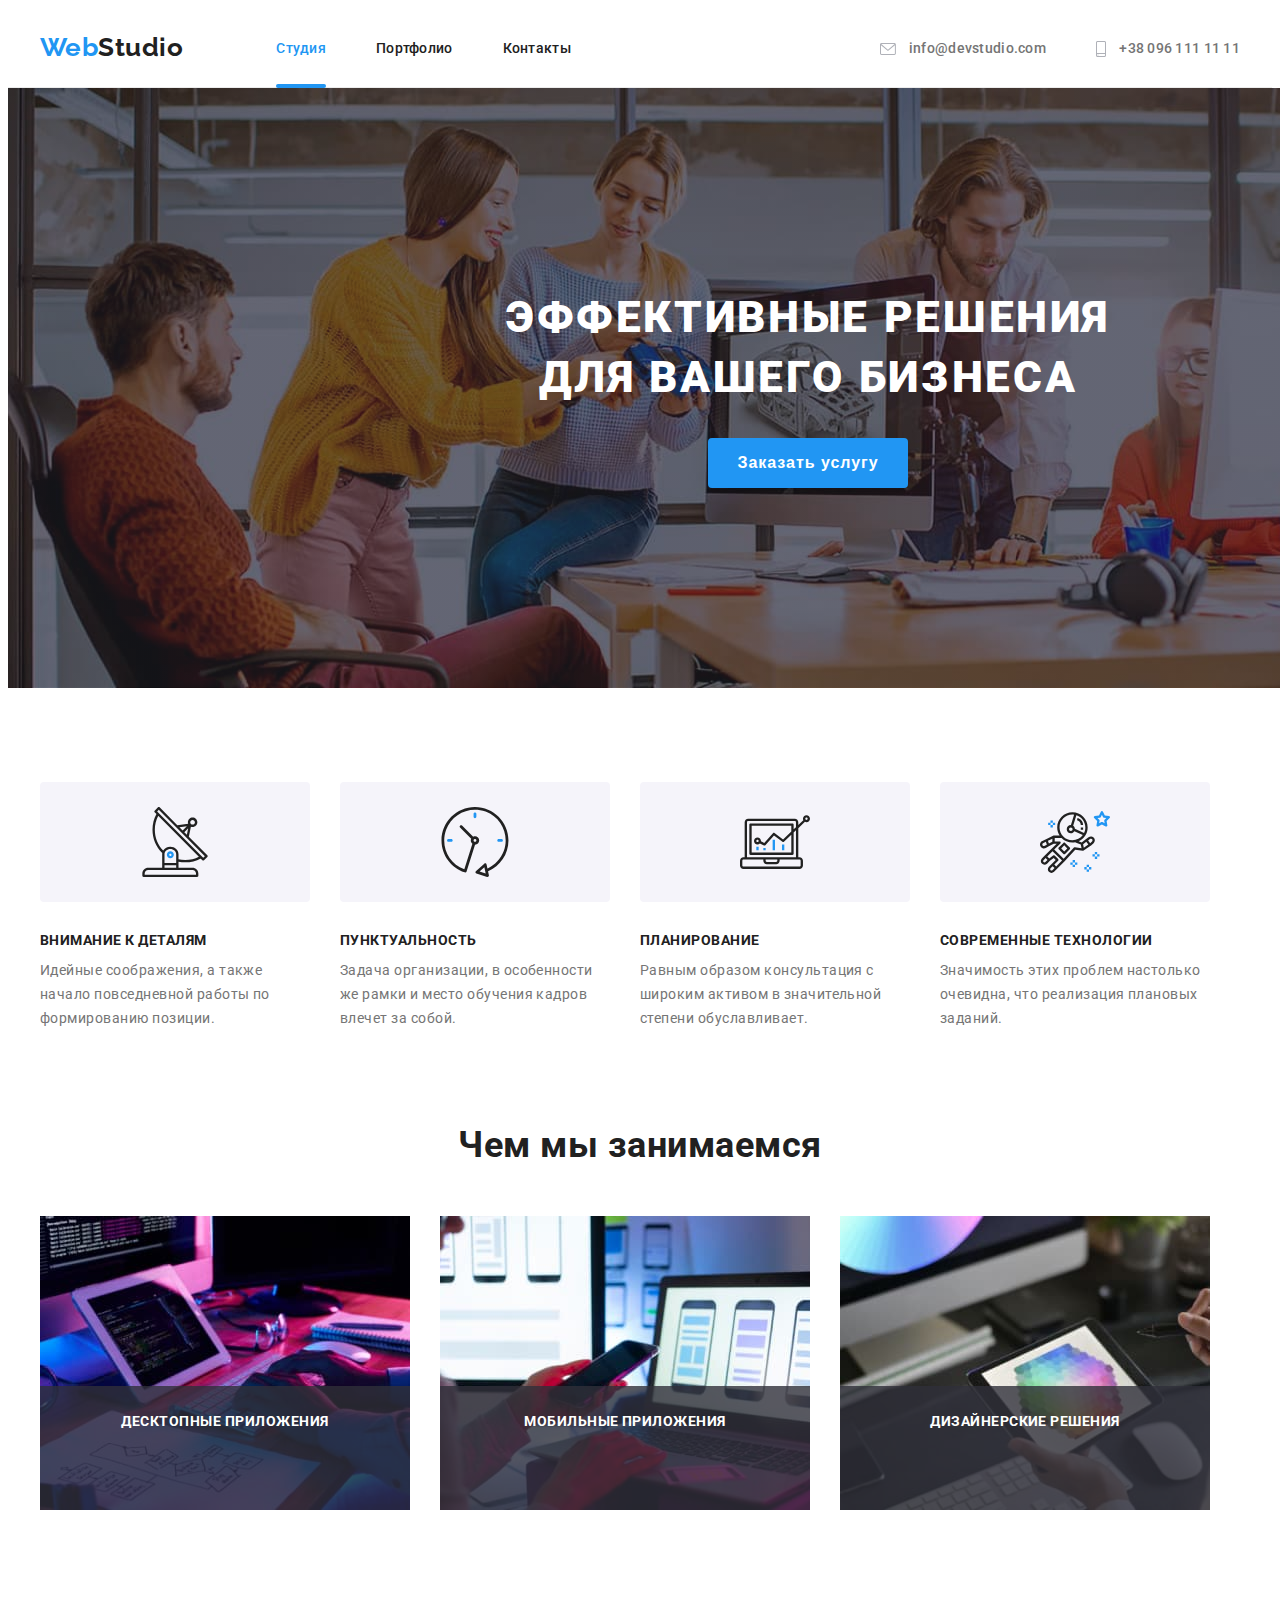
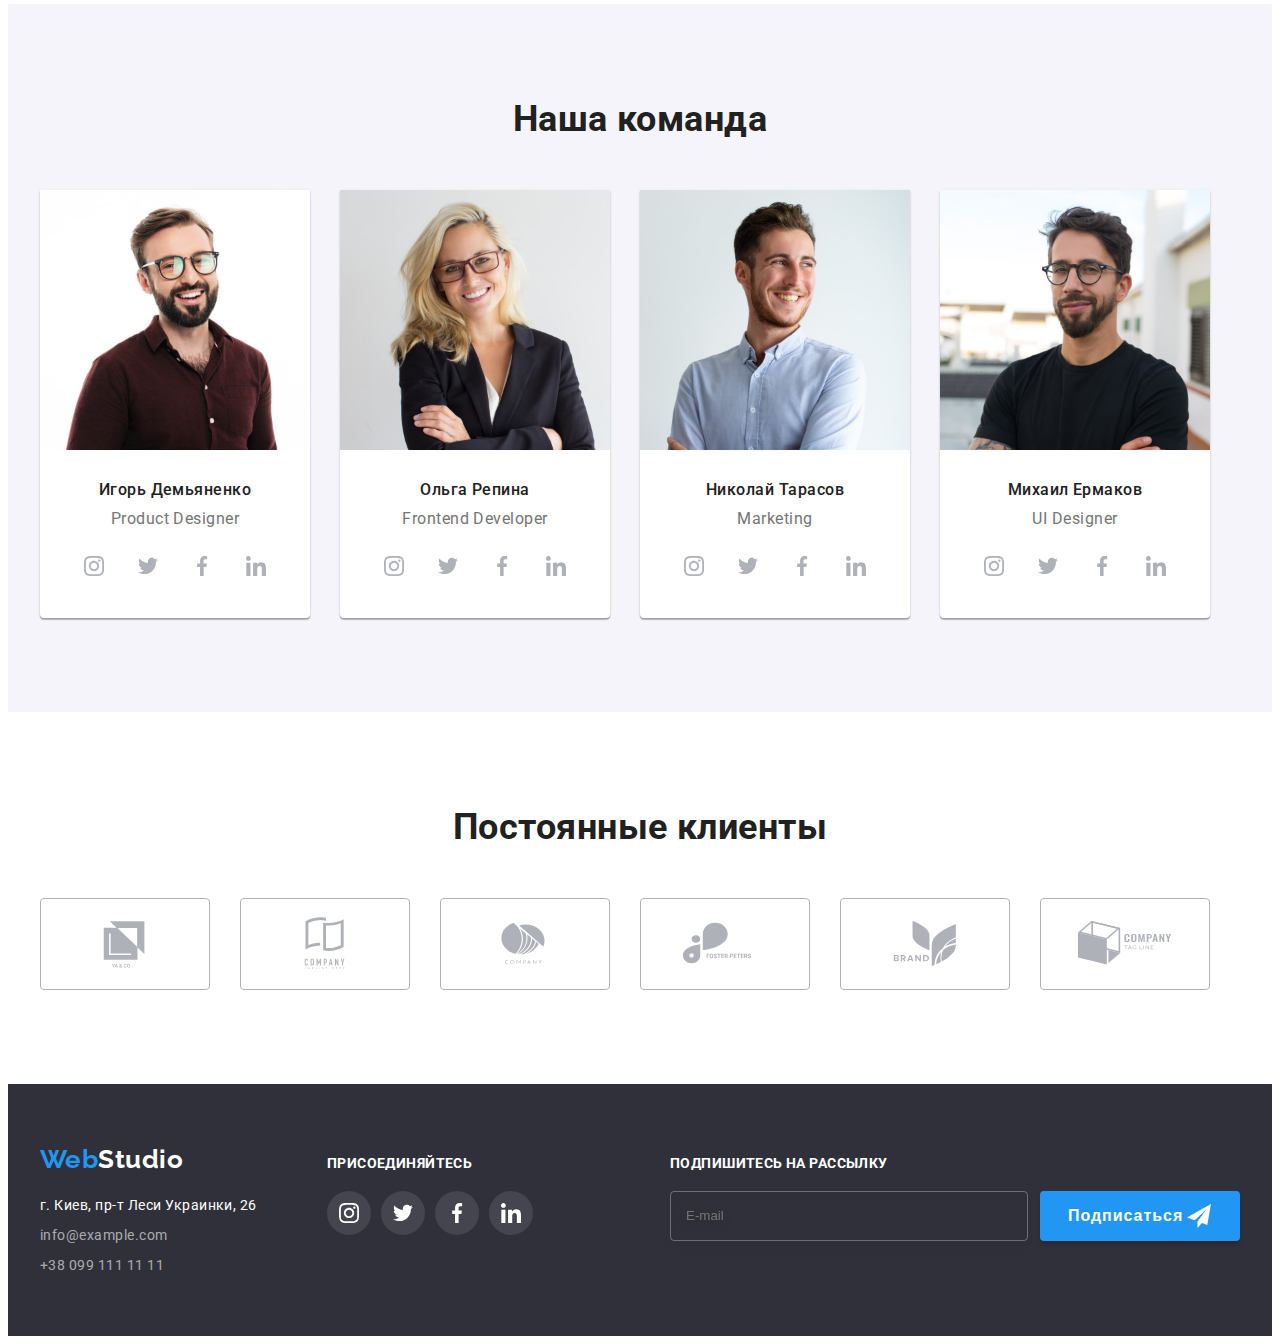
<file: index.html>
<!DOCTYPE html>
<html lang="ru">

<head>
    <meta charset="UTF-8" />
    <meta http-equiv="X-UA-Compatible" content="IE=edge" />
    <meta name="viewport" content="width=device-width, initial-scale=1.0" />
    <link rel="preconnect" href="https://fonts.googleapis.com" />
    <link rel="preconnect" href="https://fonts.gstatic.com" crossorigin />
    <link
        href="https://fonts.googleapis.com/css2?family=Raleway:wght@700&family=Roboto:wght@400;500;700;900&display=swap"
        rel="stylesheet" />
    <link rel="stylesheet" href="https://cdnjs.cloudflare.com/ajax/libs/modern-normalize/1.1.0/modern-normalize.min.css"
        integrity="sha512-wpPYUAdjBVSE4KJnH1VR1HeZfpl1ub8YT/NKx4PuQ5NmX2tKuGu6U/JRp5y+Y8XG2tV+wKQpNHVUX03MfMFn9Q=="
        crossorigin="anonymous" referrerpolicy="no-referrer" />
    <link rel="stylesheet" href="./css/style.css" />

    <title>Студия</title>


</head>

<body>

    <header class="header">
        <div class="container header-container">
            <nav class="header_navigation">
                <a href="#" lang="en" class="header_logo link">Web<span class="header_logo_word">Studio</span></a>
                <ul class="header_menu list">
                    <li class="header_item">
                        <a href="" class="header_link link current">Студия</a>
                    </li>
                    <li class="header_item">

                        <a href="./portfolio.html" class="header_link link">Портфолио</a>
                    </li>
                    <li class="header_item">

                        <a href="" class="header_link link">Контакты</a>
                    </li>
                </ul>
            </nav>
            <ul class="header_contacts_list list">
                <li class="header_contacts_item">
                    <a href="mailto:info@devstudio.com" class="header_contacts_link link">
                        <svg class="header_icon" width="16px" height="12px">
                            <use href="./images/icons.svg#icon-envelope-hover"></use>
                        </svg>
                        info@devstudio.com
                    </a>
                </li>
                <li class="header_contacts_item">
                    <a href="tel:+380961111111" class="header_contacts_link link">
                        <svg class="header_icon" width="10px" height="16px">
                            <use href="./images/icons.svg#icon-smartphone"></use>
                        </svg>
                        +38 096 111 11 11</a>
                </li>
            </ul>
        </div>
    </header>

    <main class="main">
        <section class="hero">
            <div class="hero-container container">
                <h1 class="hero_title">Эффективные решения для вашего бизнеса</h1>
                <button type="button" data-modal-open class="main_hero_btn">Заказать услугу</button>
            </div>
        </section>
        <section class="peculiarities section">
            <div class="peculiarities-container container">
                <h2 class="visually-hidden">Особенности</h2>
                <ul class="peculiarities_list list">
                    <li class="peculiarities_item">
                        <div class="peculiarities_item_icons">
                            <svg class="peculiarities_social_icon">
                                <use href="./images/icons.svg#icon-antenna-1-1"></use>
                            </svg>
                        </div>
                        <h3 class="peculiarities_titles">Внимание к деталям</h3>
                        <p class="peculiarities_text">
                            Идейные соображения, а также начало повседневной работы по
                            формированию позиции.
                        </p>
                    </li>
                    <li class="peculiarities_item">
                        <div class="peculiarities_item_icons">
                            <svg class="peculiarities_social_icon">
                                <use href="./images/icons.svg#icon-clock-1-1"></use>
                            </svg>
                        </div>
                        <h3 class="peculiarities_titles">Пунктуальность</h3>
                        <p class="peculiarities_text">
                            Задача организации, в особенности же рамки и место обучения кадров
                            влечет за собой.
                        </p>
                    </li>
                    <li class="peculiarities_item">
                        <div class="peculiarities_item_icons">
                            <svg class="peculiarities_social_icon">
                                <use href="./images/icons.svg#icon-diagram-1-1"></use>
                            </svg>
                        </div>
                        <h3 class="peculiarities_titles">Планирование</h3>
                        <p class="peculiarities_text">
                            Равным образом консультация с широким активом в значительной
                            степени обуславливает.
                        </p>
                    </li>
                    <li class="peculiarities_item">
                        <div class="peculiarities_item_icons">
                            <svg class="peculiarities_social_icon">
                                <use href="./images/icons.svg#icon-astronaut-1-1"></use>
                            </svg>
                        </div>
                        <h3 class="peculiarities_titles">Современные технологии</h3>
                        <p class="peculiarities_text">
                            Значимость этих проблем настолько очевидна, что реализация
                            плановых заданий.
                        </p>
                    </li>
                </ul>
            </div>
        </section>
        <section class="our_work">
            <div class="our_work-container container">
                <h2 class="our_work_title">Чем мы занимаемся</h2>
                <ul class="our_work_list list">
                    <li class="our_work_item">
                        <img src="./images/img-1.jpg" alt="Десктопные приложения" width="370" height="294" />
                        <p class="our-work-img-text">
                            Десктопные приложения
                        </p>
                    </li>
                    <li class="our_work_item">
                        <img src="./images/img-2.jpg" alt="Мобильные приложения" width="370" height="294" />
                        <p class="our-work-img-text">
                            Мобильные приложения
                        </p>
                    </li>
                    <li class="our_work_item">
                        <img src="./images/img-3.jpg" alt="Дизайнерские решения" width="370" height="294" />
                        <p class="our-work-img-text">
                            Дизайнерские решения
                        </p>
                    </li>
                </ul>
            </div>
        </section>
        <section class="our_team section">
            <div class="our_team-container container">
                <h2 class="our_team_title">Наша команда</h2>
                <ul class="our_team_list list">
                    <li class="our_team_item card_bg">
                        <img src="./images/img-4.jpg" alt="Игорь Демьяненко" width="270" height="260" />
                        <div class="our-team-card-text">
                            <h3 class="our_team_names">Игорь Демьяненко</h3>
                            <p lang="en" class="our_team_text">Product Designer</p>
                            <ul class="our_team_soc social_list list">
                                <li class="social_item">
                                    <a href="" class="social_link link">
                                        <svg class="social_icon">
                                            <use href="./images/icons.svg#icon-instagram-2"></use>
                                        </svg>
                                    </a>
                                </li>
                                <li class="social_item">
                                    <a href="" class="social_link link">
                                        <svg class="social_icon">
                                            <use href="./images/icons.svg#icon-twitter-1"></use>
                                        </svg>
                                    </a>
                                </li>
                                <li class="social_item">
                                    <a href="" class="social_link link">
                                        <svg class="social_icon">
                                            <use href="./images/icons.svg#icon-facebook-1"></use>
                                        </svg>
                                    </a>
                                </li>
                                <li class="social_item">
                                    <a href="" class="social_link link">
                                        <svg class="social_icon">
                                            <use href="./images/icons.svg#icon-linkedin-1"></use>
                                        </svg>
                                    </a>
                                </li>
                            </ul>
                        </div>
                    </li>
                    <li class="our_team_item card_bg">
                        <img src="./images/img-5.jpg" alt="Ольга Репина" width="270" height="260" />
                        <div class="our-team-card-text">
                            <h3 class="our_team_names">Ольга Репина</h3>
                            <p lang="en" class="our_team_text">Frontend Developer</p>
                            <ul class="our_team_soc social_list list">
                                <li class="social_item">
                                    <a href="" class="social_link link">
                                        <svg class="social_icon">
                                            <use href="./images/icons.svg#icon-instagram-2"></use>
                                        </svg>
                                    </a>
                                </li>
                                <li class="social_item">
                                    <a href="" class="social_link link">
                                        <svg class="social_icon">
                                            <use href="./images/icons.svg#icon-twitter-1"></use>
                                        </svg>
                                    </a>
                                </li>
                                <li class="social_item">
                                    <a href="" class="social_link link">
                                        <svg class="social_icon">
                                            <use href="./images/icons.svg#icon-facebook-1"></use>
                                        </svg>
                                    </a>
                                </li>
                                <li class="social_item">
                                    <a href="" class="social_link link">
                                        <svg class="social_icon">
                                            <use href="./images/icons.svg#icon-linkedin-1"></use>
                                        </svg>
                                    </a>
                                </li>
                            </ul>
                        </div>
                    </li>
                    <li class="our_team_item card_bg">
                        <img src="./images/img-6.jpg" alt="Николай Тарасов" width="270" height="260" />
                        <div class="our-team-card-text">
                            <h3 class="our_team_names">Николай Тарасов</h3>
                            <p lang="en" class="our_team_text">Marketing</p>
                            <ul class="our_team_soc social_list list">
                                <li class="social_item">
                                    <a href="" class="social_link link">
                                        <svg class="social_icon">
                                            <use href="./images/icons.svg#icon-instagram-2"></use>
                                        </svg>
                                    </a>
                                </li>
                                <li class="social_item">
                                    <a href="" class="social_link link">
                                        <svg class="social_icon">
                                            <use href="./images/icons.svg#icon-twitter-1"></use>
                                        </svg>
                                    </a>
                                </li>
                                <li class="social_item">
                                    <a href="" class="social_link link">
                                        <svg class="social_icon">
                                            <use href="./images/icons.svg#icon-facebook-1"></use>
                                        </svg>
                                    </a>
                                </li>
                                <li class="social_item">
                                    <a href="" class="social_link link">
                                        <svg class="social_icon">
                                            <use href="./images/icons.svg#icon-linkedin-1"></use>
                                        </svg>
                                    </a>
                                </li>
                            </ul>
                        </div>
                    </li>
                    <li class="our_team_item card_bg">
                        <img src="./images/img-7.jpg" alt="Михаил Ермаков" width="270" height="260" />
                        <div class="our-team-card-text">
                            <h3 class="our_team_names">Михаил Ермаков</h3>
                            <p lang="en" class="our_team_text">UI Designer</p>
                            <ul class="our_team_soc social_list list">
                                <li class="social_item">
                                    <a href="" class="social_link link">
                                        <svg class="social_icon">
                                            <use href="./images/icons.svg#icon-instagram-2"></use>
                                        </svg>
                                    </a>
                                </li>
                                <li class="social_item">
                                    <a href="" class="social_link link">
                                        <svg class="social_icon">
                                            <use href="./images/icons.svg#icon-twitter-1"></use>
                                        </svg>
                                    </a>
                                </li>
                                <li class="social_item">
                                    <a href="" class="social_link link">
                                        <svg class="social_icon">
                                            <use href="./images/icons.svg#icon-facebook-1"></use>
                                        </svg>
                                    </a>
                                </li>
                                <li class="social_item">
                                    <a href="" class="social_link link">
                                        <svg class="social_icon">
                                            <use href="./images/icons.svg#icon-linkedin-1"></use>
                                        </svg>
                                    </a>
                                </li>
                            </ul>
                        </div>
                    </li>
                </ul>
            </div>
        </section>
        <section class="our_clients section">
            <div class="our_clients-container container">
                <h2 class="our_team_title">Постоянные клиенты</h2>
                <ul class="our_clients_list list">
                    <li class="our_clients_item">
                        <a href="" class="our_clients_social_link link">
                            <svg class="our_clients_social_icon">
                                <use href="./images/icons.svg#icon-LogoClient1"></use>
                            </svg>
                        </a>
                    </li>
                    <li class="our_clients_item">
                        <a href="" class="our_clients_social_link link">
                            <svg class="our_clients_social_icon">
                                <use href="./images/icons.svg#icon-LogoClient2"></use>
                            </svg>
                        </a>
                    </li>
                    <li class="our_clients_item">
                        <a href="" class="our_clients_social_link link">
                            <svg class="our_clients_social_icon">
                                <use href="./images/icons.svg#icon-LogoClient3"></use>
                            </svg>
                        </a>
                    </li>
                    <li class="our_clients_item">
                        <a href="" class="our_clients_social_link link">
                            <svg class="our_clients_social_icon">
                                <use href="./images/icons.svg#icon-LogoClient4"></use>
                            </svg>
                        </a>
                    </li>
                    <li class="our_clients_item">
                        <a href="" class="our_clients_social_link link">
                            <svg class="our_clients_social_icon">
                                <use href="./images/icons.svg#icon-LogoClient5"></use>
                            </svg>
                        </a>
                    </li>
                    <li class="our_clients_item">
                        <a href="" class="our_clients_social_link link">
                            <svg class="our_clients_social_icon">
                                <use href="./images/icons.svg#icon-LogoClient6"></use>
                            </svg>
                        </a>
                    </li>
                </ul>
            </div>
        </section>
    </main>

    <footer class="footer">
        <div class="footer-container container">
            <div class="left-footer-div">
                <a href="#" lang="en" class="footer_logo link">Web<span class="footer_logo_word">Studio</span></a>
                <address class="footer_adress">
                    <ul class="footer_list list">
                        <li class="footer_item">
                            <a href="#" class="footer_link_address link">г. Киев, пр-т Леси Украинки, 26</a>
                        </li>
                        <li class="footer_item">
                            <a href="mailto:info@devstudio.com" class="footer_link link">info@example.com</a>
                        </li>
                        <li class="footer_item">
                            <a href="tel:+380961111111" class="footer_link link">+38 099 111 11 11</a>
                        </li>
                    </ul>
                </address>
            </div>
            <div class="right-footer-div">
                <p class="footer_word link">присоединяйтесь</p>
                <ul class="footer_soc social_list list">
                    <li class="footer_social_item">
                        <a href="" class="footer_social_link link">
                            <svg class="footer_social_icon">
                                <use href="./images/icons.svg#icon-instagram-2"></use>
                            </svg>
                        </a>
                    </li>
                    <li class="footer_social_item">
                        <a href="" class="footer_social_link link">
                            <svg class="footer_social_icon">
                                <use href="./images/icons.svg#icon-twitter-1"></use>
                            </svg>
                        </a>
                    </li>
                    <li class="footer_social_item">
                        <a href="" class="footer_social_link link">
                            <svg class="footer_social_icon">
                                <use href="./images/icons.svg#icon-facebook-1"></use>
                            </svg>
                        </a>
                    </li>
                    <li class="footer_social_item">
                        <a href="" class="footer_social_link link">
                            <svg class="footer_social_icon">
                                <use href="./images/icons.svg#icon-linkedin-1"></use>
                            </svg>
                        </a>
                    </li>
                </ul>
            </div>
            <div class="email-footer-div">
                <label for="user-footer-email" class="footer-input-word">Подпишитесь на рассылку</label>
                <input type="text" name="user-footer-email" id="user-footer-email" class="footer-input"
                    placeholder="E-mail">
                <button type="submit" class="footer-btn">Подписаться
                    <svg class="footer-btn-icon">
                        <use href="./images/icons.svg#icon-icon-send"></use>
                    </svg>
                </button>
            </div>
        </div>
    </footer>

    <div class="backdrop is-hidden" data-modal>
        <div class="modal">
            <button type="button" class="close-btn" data-modal-close>
                <svg class="modal_close_icon">
                    <use href="./images/icons.svg#icon-Vector"></use>
                </svg>
            </button>
            <p class="modal-title">Оставьте свои данные, мы вам перезвоним</p>
            <form action="#" class="modal-form">
                <div class="modal-field">
                    <label for="user-name" class="input-label">Имя</label>
                    <span class="input-wrapper">
                        <input type="text" name="user-name" id="user-name" class="modal-input">
                        <svg class="input-icon" width="18" height="18">
                            <use href="./images/icons.svg#icon-person-icon"></use>
                        </svg>
                    </span>
                </div>
                <div class="modal-field">
                    <label for="user-tel" class="input-label">Телефон</label>
                    <span class="input-wrapper">
                        <input type="tel" name="user-name" id="user-tel" class="modal-input">
                        <svg class="input-icon" width="18" height="18">
                            <use href="./images/icons.svg#icon-phone-icon"></use>
                        </svg>
                    </span>
                </div>
                <div class="modal-field">
                    <label for="user-email" class="input-label">Почта</label>
                    <span class="input-wrapper">
                        <input type="email" name="user-name" id="user-email" class="modal-input">
                        <svg class="input-icon" width="18" height="18">
                            <use href="./images/icons.svg#icon-envelope-icon"></use>
                        </svg>
                    </span>
                </div>
                <div class="modal-field">
                    <label for="user-comments" class="input-label">Комментарий</label>
                    <textarea name="user-comments" id="user-comments" class="modal-text-input"
                        placeholder="Введите текст"></textarea>
                </div>
                <input type="checkbox" id="modal-checkbox" class="modal-checkbox visually-hidden" />
                <label for="modal-checkbox" class="check-text">
                    <span class="checkbox-icon">
                        <svg class="check-icon" width="11" height="8">
                            <use href="./images/icons.svg#icon-Ok-icon"></use>
                        </svg>
                    </span>Соглашаюсь с рассылкой и принимаю&#160; <a href="" class="modal-link">Условия
                        договора</a>
                </label>
                <button type="submit" class="modal-btn">Отправить</button>
            </form>
        </div>
    </div>
    <script src="./js/modal.js"></script>
</body>

</html>
</file>
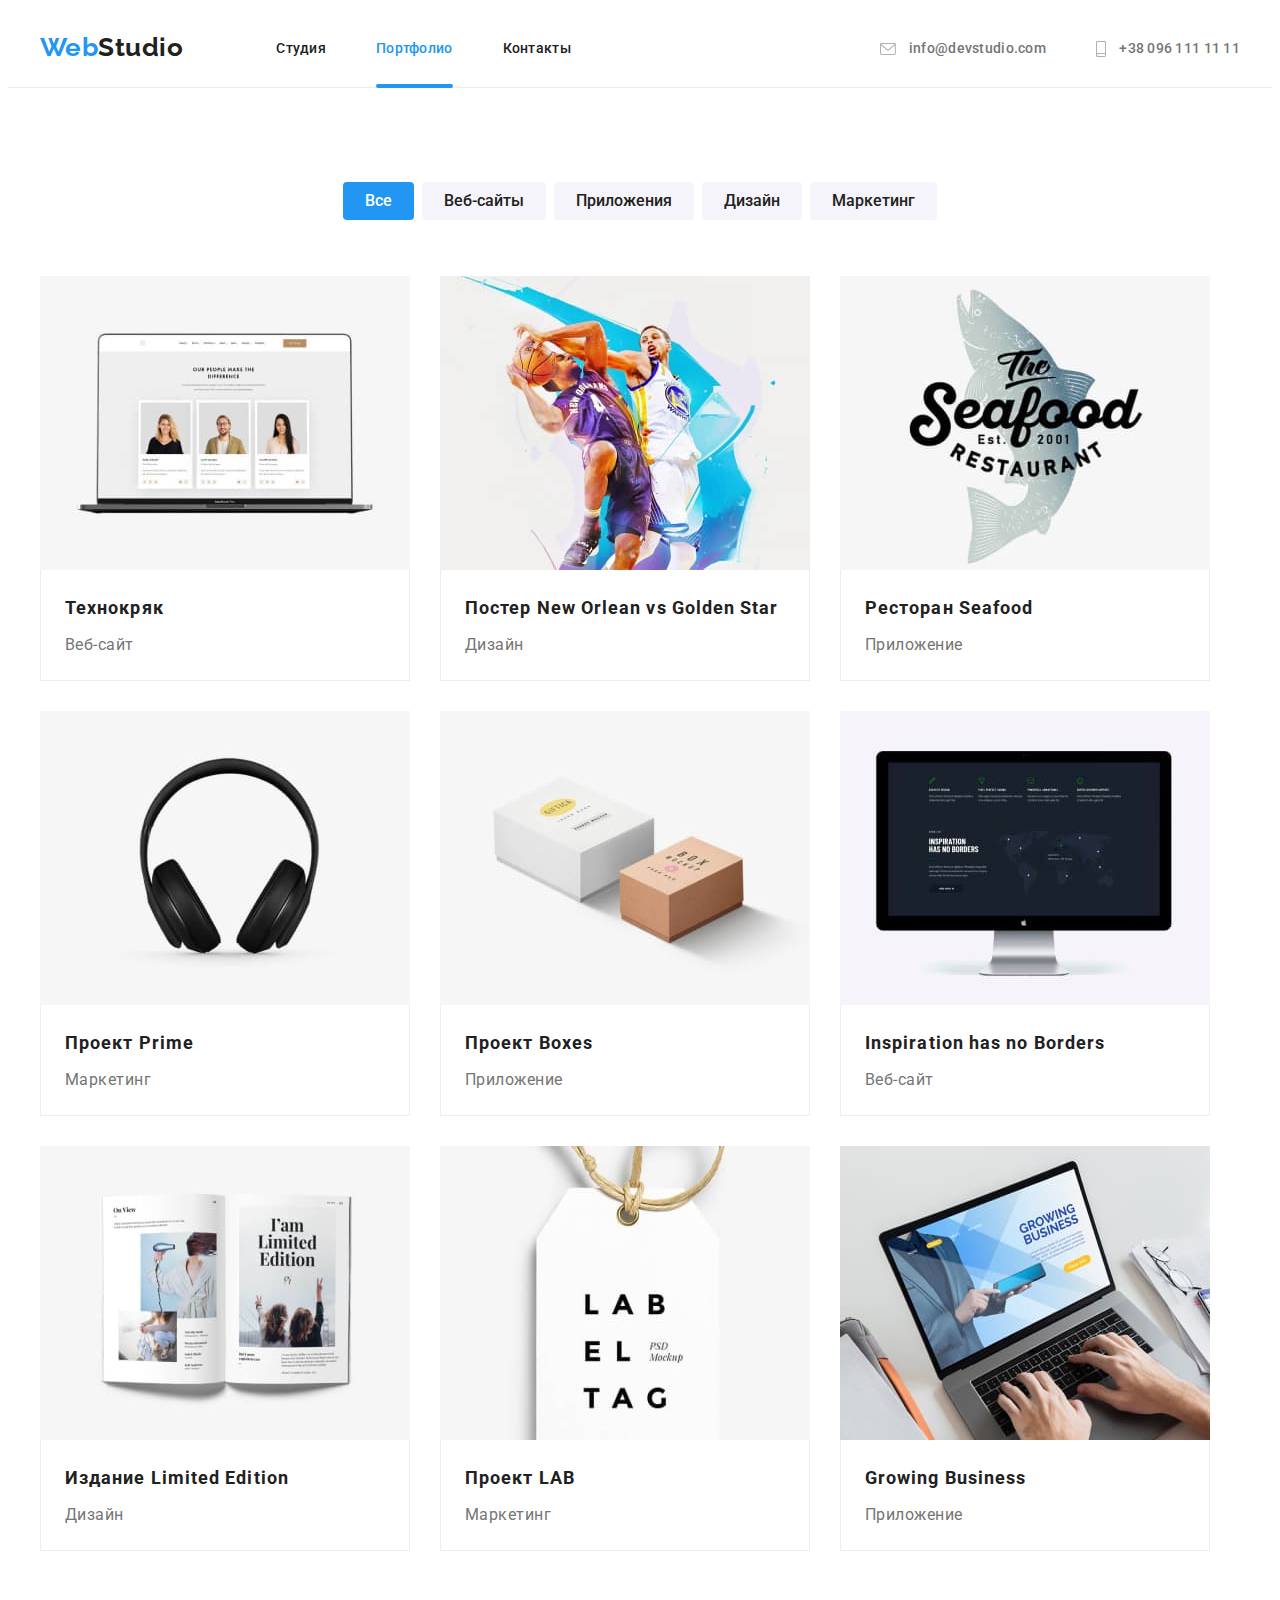
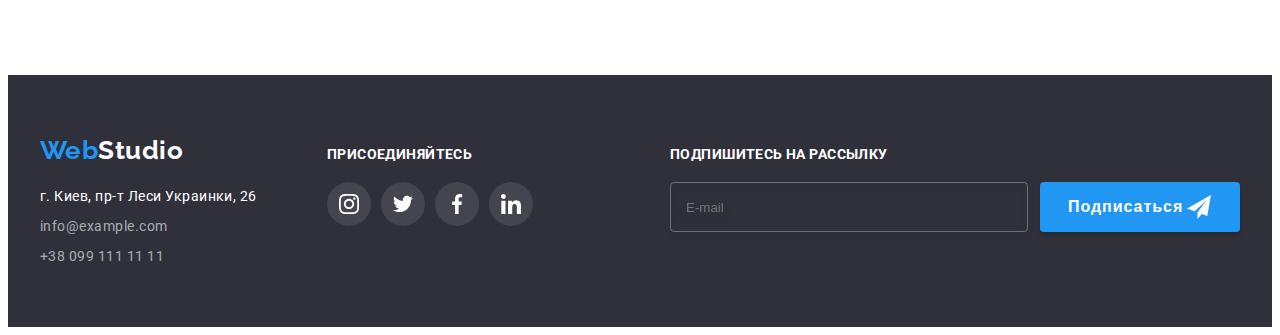
<file: portfolio.html>
<!DOCTYPE html>
<html lang="ru">

<head>
    <meta charset="UTF-8" />
    <meta http-equiv="X-UA-Compatible" content="IE=edge" />
    <meta name="viewport" content="width=device-width, initial-scale=1.0" />
    <link rel="preconnect" href="https://fonts.googleapis.com">
    <link rel="preconnect" href="https://fonts.gstatic.com" crossorigin>
    <link
        href="https://fonts.googleapis.com/css2?family=Raleway:wght@700&family=Roboto:wght@400;500;700;900&display=swap"
        rel="stylesheet">
    <link rel="stylesheet" href="./css/style.css">
    <title>Портфолио</title>
</head>

<body>
    <header class="header">
        <div class="container header-container">
            <nav class="header_navigation">
                <a href="#" lang="en" class="header_logo link">Web<span class="header_logo_word">Studio</span></a>
                <ul class="header_menu list">
                    <li class="header_item">
                        <a href="./index.html" class="header_link link">Студия</a>
                    </li>
                    <li class="header_item">
                        <a href="./portfolio.html" class="header_link link current">Портфолио</a>
                    </li>
                    <li class="header_item">
                        <a href="" class="header_link link">Контакты</a>
                    </li>
                </ul>
            </nav>
            <ul class="header_contacts_list list">
                <li class="header_contacts_item">
                    <a href="mailto:info@devstudio.com" class="header_contacts_link link">
                        <svg class="header_icon" width="16px" height="12px">
                            <use href="./images/icons.svg#icon-envelope-hover"></use>
                        </svg>
                        info@devstudio.com</a>
                </li>
                <li class="header_contacts_item">
                    <a href="tel:+380961111111" class="header_contacts_link link">
                        <svg class="header_icon" width="10px" height="16px">
                            <use href="./images/icons.svg#icon-smartphone"></use>
                        </svg>
                        +38 096 111 11 11</a>
                </li>
            </ul>
        </div>
    </header>

    <main>
        <section class="hero_portfolio section">
            <div class="hero-portfolio-container container">
                <h1 class="visually-hidden">Портфолио</h1>
                <ul class="hero_portfolio_menu list">
                    <li class="hero_portfolio_first_items"><button type="button"
                            class="hero_portfolio_item_btn active">Все</button></li>
                    <li class="hero_portfolio_first_items"><button type="button"
                            class="hero_portfolio_item_btn">Веб-сайты</button>
                    </li>
                    <li class="hero_portfolio_first_items"><button type="button"
                            class="hero_portfolio_item_btn">Приложения</button></li>
                    <li class="hero_portfolio_first_items"><button type="button"
                            class="hero_portfolio_item_btn">Дизайн</button>
                    </li>
                    <li class="hero_portfolio_first_items"><button type="button"
                            class="hero_portfolio_item_btn">Маркетинг</button>
                    </li>
                </ul>
                <ul class="portfolio-list list">
                    <li class="hero_portfolio_second_items">
                        <a href="#no-scroll" class="card-focus link">
                            <div class="portfolio-card-wrapper">
                                <img src="./images/img-portfolio-1.jpg" alt="Ноутбук с сайтом Технокряк" width="370"
                                    height="294">
                                <p class="portfolio-card-hover-text">
                                    Технокряк это современная площадка распространения
                                    коронавируса. Компании используют эту платформу для
                                    цифрового шпионажа и атак на защищённые сервера
                                    конкурентов.
                                </p>
                            </div>
                            <div class="portfolio-card-text">
                                <h2 class="hero_portfolio_second_names">Технокряк</h2>
                                <p class="hero_portfolio_second_text">Веб-сайт</p>
                            </div>
                        </a>

                    </li>
                    <li class="hero_portfolio_second_items">
                        <a href="#no-scroll" class="card-focus link">
                            <div class="portfolio-card-wrapper">
                                <img src="./images/img-portfolio-2.jpg" alt="Баскетболисты" width="370" height="294">
                                <p class="portfolio-card-hover-text">
                                    Технокряк это современная площадка распространения
                                    коронавируса. Компании используют эту платформу для
                                    цифрового шпионажа и атак на защищённые сервера
                                    конкурентов.
                                </p>
                            </div>
                            <div class="portfolio-card-text">
                                <h2 class="hero_portfolio_second_names">Постер New Orlean vs Golden Star</h2>
                                <p class="hero_portfolio_second_text">Дизайн</p>
                            </div>
                        </a>
                    </li>
                    <li class="hero_portfolio_second_items">
                        <a href="#no-scroll" class="card-focus link">
                            <div class="portfolio-card-wrapper">
                                <img src="./images/img-portfolio-3.jpg" lang="en" alt="Лого ресторана SeaFood"
                                    width="370" height="294">
                                <p class="portfolio-card-hover-text">
                                    Технокряк это современная площадка распространения
                                    коронавируса. Компании используют эту платформу для
                                    цифрового шпионажа и атак на защищённые сервера
                                    конкурентов.
                                </p>
                            </div>
                            <div class="portfolio-card-text">
                                <h2 class="hero_portfolio_second_names">Ресторан Seafood</h2>
                                <p class="hero_portfolio_second_text">Приложение</p>
                            </div>
                        </a>
                    </li>
                    <li class="hero_portfolio_second_items">
                        <a href="#no-scroll" class="card-focus link">
                            <div class="portfolio-card-wrapper">
                                <img src="./images/img-portfolio-4.jpg" alt="Наушники" width="370" height="294">
                                <p class="portfolio-card-hover-text">
                                    Технокряк это современная площадка распространения
                                    коронавируса. Компании используют эту платформу для
                                    цифрового шпионажа и атак на защищённые сервера
                                    конкурентов.
                                </p>
                            </div>
                            <div class="portfolio-card-text">
                                <h2 class="hero_portfolio_second_names">Проект Prime</h2>
                                <p class="hero_portfolio_second_text">Маркетинг</p>
                            </div>
                        </a>

                    </li>
                    <li class="hero_portfolio_second_items">
                        <a href="#no-scroll" class="card-focus link">
                            <div class="portfolio-card-wrapper">
                                <img src="./images/img-portfolio-5.jpg" alt="Коробки" width="370" height="294">
                                <p class="portfolio-card-hover-text">
                                    Технокряк это современная площадка распространения
                                    коронавируса. Компании используют эту платформу для
                                    цифрового шпионажа и атак на защищённые сервера
                                    конкурентов.
                                </p>
                            </div>
                            <div class="portfolio-card-text">
                                <h2 class="hero_portfolio_second_names">Проект Boxes</h2>
                                <p class="hero_portfolio_second_text">Приложение</p>
                            </div>
                        </a>

                    </li>
                    <li class="hero_portfolio_second_items">
                        <a href="#no-scroll" class="card-focus link">
                            <div class="portfolio-card-wrapper">
                                <img src="./images/img-portfolio-6.jpg" lang="en" alt="ПК IMac" width="370"
                                    height="294">
                                <p class="portfolio-card-hover-text">
                                    Технокряк это современная площадка распространения
                                    коронавируса. Компании используют эту платформу для
                                    цифрового шпионажа и атак на защищённые сервера
                                    конкурентов.
                                </p>
                            </div>
                            <div class="portfolio-card-text">
                                <h2 class="hero_portfolio_second_names">Inspiration has no Borders</h2>
                                <p class="hero_portfolio_second_text">Веб-сайт</p>
                            </div>
                        </a>
                    </li>
                    <li class="hero_portfolio_second_items">
                        <a href="#no-scroll" class="card-focus link">
                            <div class="portfolio-card-wrapper">
                                <img src="./images/img-portfolio-7.jpg" lang="en" alt="Книга издания Limited Edition"
                                    width="370" height="294">
                                <p class="portfolio-card-hover-text">
                                    Технокряк это современная площадка распространения
                                    коронавируса. Компании используют эту платформу для
                                    цифрового шпионажа и атак на защищённые сервера
                                    конкурентов.
                                </p>
                            </div>
                            <div class="portfolio-card-text">
                                <h2 class="hero_portfolio_second_names">Издание Limited Edition</h2>
                                <p class="hero_portfolio_second_text">Дизайн</p>
                            </div>
                        </a>
                    </li>
                    <li class="hero_portfolio_second_items">
                        <a href="#no-scroll" class="card-focus link">
                            <div class="portfolio-card-wrapper">
                                <img src="./images/img-portfolio-8.jpg" alt="Лейба" width="370" height="294">
                                <p class="portfolio-card-hover-text">
                                    Технокряк это современная площадка распространения
                                    коронавируса. Компании используют эту платформу для
                                    цифрового шпионажа и атак на защищённые сервера
                                    конкурентов.
                                </p>
                            </div>
                            <div class="portfolio-card-text">
                                <h2 class="hero_portfolio_second_names">Проект LAB</h2>
                                <p class="hero_portfolio_second_text">Маркетинг</p>
                            </div>
                        </a>
                    </li>
                    <li class="hero_portfolio_second_items">
                        <a href="#no-scroll" class="card-focus link">
                            <div class="portfolio-card-wrapper">
                                <img src="./images/img-portfolio-9.jpg" lang="en"
                                    alt="Ноутбук с приложением Groeing Business" width="370" height="294">
                                <p class="portfolio-card-hover-text">
                                    Технокряк это современная площадка распространения
                                    коронавируса. Компании используют эту платформу для
                                    цифрового шпионажа и атак на защищённые сервера
                                    конкурентов.
                                </p>
                            </div>
                            <div class="portfolio-card-text">
                                <h2 class="hero_portfolio_second_names">Growing Business</h2>
                                <p class="hero_portfolio_second_text">Приложение</p>
                            </div>
                        </a>
                    </li>
                </ul>
            </div>
        </section>
    </main>

    <footer class="footer">
        <div class="footer-container container">
            <div class="left-footer-div">
                <a href="#" lang="en" class="footer_logo link">Web<span class="footer_logo_word">Studio</span></a>
                <address class="footer_adress">
                    <ul class="footer_list list">
                        <li class="footer_item">
                            <a href="#" class="footer_link_address link">г. Киев, пр-т Леси Украинки, 26</a>
                        </li>
                        <li class="footer_item">
                            <a href="mailto:info@devstudio.com" class="footer_link link">info@example.com</a>
                        </li>
                        <li class="footer_item">
                            <a href="tel:+380961111111" class="footer_link link">+38 099 111 11 11</a>
                        </li>
                    </ul>

                </address>
            </div>
            <div class="right-footer-div">
                <p class="footer_word link">присоединяйтесь</p>
                <ul class="footer_soc social_list list">
                    <li class="footer_social_item">
                        <a href="" class="footer_social_link link">
                            <svg class="footer_social_icon">
                                <use href="./images/icons.svg#icon-instagram-2"></use>
                            </svg>
                        </a>
                    </li>
                    <li class="footer_social_item">
                        <a href="" class="footer_social_link link">
                            <svg class="footer_social_icon">
                                <use href="./images/icons.svg#icon-twitter-1"></use>
                            </svg>
                        </a>
                    </li>
                    <li class="footer_social_item">
                        <a href="" class="footer_social_link link">
                            <svg class="footer_social_icon">
                                <use href="./images/icons.svg#icon-facebook-1"></use>
                            </svg>
                        </a>
                    </li>
                    <li class="footer_social_item">
                        <a href="" class="footer_social_link link">
                            <svg class="footer_social_icon">
                                <use href="./images/icons.svg#icon-linkedin-1"></use>
                            </svg>
                        </a>
                    </li>
                </ul>
            </div>
            <div class="email-footer-div">
                <label for="user-footer-email" class="footer-input-word">Подпишитесь на рассылку</label>
                <input type="text" name="user-footer-email" id="user-footer-email" class="footer-input"
                    placeholder="E-mail">
                <button type="submit" class="footer-btn">Подписаться
                    <svg class="footer-btn-icon">
                        <use href="./images/icons.svg#icon-icon-send"></use>
                    </svg>
                </button>
            </div>
        </div>
    </footer>
</body>

</html>
</file>
<file: css/style.css>
:root {
  --primary-title-color: #ffffff;
  --secondary-title-color: #212121;

  --primary-text-color: #757575;

  --accent-color: #2196f3;
  --hover-accent-color: #2196f3e5;

  --bg-color: #2f303a;
  --second-bg-color: #f5f4fa;
  --third-bg-color: #eeeeee;

  --border-header-color: solid #ececec;

  --icon-color: #afb1b8;

  --ourwork-onimage-color: #2f303acc;
  --backdrop-color: #00000033;
}

p,
h1,
h2,
h3,
h4,
h5,
h6 {
  margin: 0;
}

ul {
  margin: 0;
  padding-left: 0;
}

img {
  display: block;
}

body {
  background-color: var(--primary-title-color);
  font-family: "Roboto", sans-serif;
  letter-spacing: 0.03em;
  color: #757575;
}

.link {
  text-decoration: none;
}

.list {
  list-style: none;
}

.card_bg {
  width: 270px;
  height: 368px;

  background: var(--primary-title-color);

  box-shadow: 0px 1px 3px rgba(0, 0, 0, 0.12), 0px 1px 1px rgba(0, 0, 0, 0.14),
    0px 2px 1px rgba(0, 0, 0, 0.2);
  border-radius: 0px 0px 4px 4px;
}

.container {
  width: 1200px;
  margin: 0 auto;
  padding-left: 15px;
  padding-right: 15px;
}

.visually-hidden {
  position: absolute;
  width: 1px;
  height: 1px;
  margin: -1px;
  padding: 0;
  overflow: hidden;
  border: 0;
  clip: rect(0 0 0 0);
}

.section {
  padding-top: 94px;
  padding-bottom: 94px;
}
/*----------HEADER-----------*/

.header {
  border-bottom: 1px var(--border-header-color);
}

.header_link {
  font-weight: 500;
  font-size: 14px;
  line-height: 1.14;
  letter-spacing: 0.02em;

  color: var(--secondary-title-color);

  padding-top: 32px;
  padding-bottom: 32px;

  position: relative;

  transition: color 250ms cubic-bezier(0.4, 0, 0.2, 1);
}

.header_link:hover,
.header_link:focus,
.header_contacts_link:hover,
.header_contacts_link:focus,
.header_contacts_link:hover .header_icon,
.header_contacts_link:focus .header_icon {
  color: var(--accent-color);
  fill: var(--accent-color);
}

.header_icon {
  fill: var(--icon-color);
  vertical-align: middle;
  margin-right: 10px;

  transition: fill 250ms cubic-bezier(0.4, 0, 0.2, 1);
}

.header_link.current {
  color: var(--accent-color);
}

.header_link.current::after {
  content: "";
  position: absolute;
  width: 100%;
  height: 4px;
  border-radius: 2px;
  background-color: var(--accent-color);
  display: block;

  bottom: 0;
}

.header_contacts_link {
  font-weight: 500;
  font-size: 14px;
  line-height: 1.14;
  letter-spacing: 0.02em;

  color: var(--primary-text-color);

  padding-top: 32px;
  padding-bottom: 32px;

  transition: color 250ms cubic-bezier(0.4, 0, 0.2, 1);
}

.header_logo {
  font-family: Raleway;
  font-style: normal;
  font-weight: 700;
  font-size: 26px;
  line-height: 1.2;
  color: var(--accent-color);

  margin-right: 93px;

  padding-top: 24px;
  padding-bottom: 24px;
}

.header_logo_word {
  color: var(--secondary-title-color);
}

.header-container {
  display: flex;
  align-items: center;
}

.header_navigation {
  display: flex;
  align-items: center;
}

.header_menu {
  display: flex;
  align-items: center;
}

.header_contacts_list {
  display: flex;
  align-items: center;
}

.header_contacts_list {
  margin-left: auto;
}

.header_item:not(:last-child) {
  margin-right: 50px;
}

.header_contacts_item:not(:last-child) {
  margin-right: 50px;
}

/*----------HERO-----------*/

.main_hero_btn {
  width: 200px;
  height: 50px;
  font-weight: bold;
  font-size: 16px;
  line-height: 1.87;

  align-items: center;
  text-align: center;
  letter-spacing: 0.06em;

  cursor: pointer;

  color: var(--primary-title-color);

  background: var(--accent-color);
  box-shadow: 0px 4px 4px rgba(0, 0, 0, 0.15);
  border-radius: 4px;
  border: none;

  margin-top: 30px;
}

.hero {
  width: 1600px;
  margin: auto;
  background: rgba(47, 48, 58, 0.4);
  background-image: linear-gradient(
      rgba(47, 48, 58, 0.4),
      rgba(47, 48, 58, 0.4)
    ),
    url(../images/hero_back.jpg);
  background-repeat: no-repeat;
  background-position: center;
  background-size: cover;
  text-align: center;

  padding-top: 200px;
  padding-bottom: 200px;
}

.hero_title {
  font-weight: 900;
  font-size: 44px;
  line-height: 1.36;

  text-align: center;
  letter-spacing: 0.06em;
  text-transform: uppercase;

  color: var(--primary-title-color);
}

.hero-container {
  width: 696px;
}

/*---------peculiarities--------*/

.peculiarities_list {
  display: flex;
}

.peculiarities_titles {
  font-weight: bold;
  font-size: 14px;
  line-height: calc(16 / 14);
  text-transform: uppercase;

  color: var(--secondary-title-color);

  margin-bottom: 10px;
}

.peculiarities_text {
  width: 270px;
  font-size: 14px;
  line-height: calc(24 / 14);

  color: var(--primary-text-color);
}

.peculiarities_item:not(:last-child) {
  width: 270px;
  margin-right: 30px;
}

.peculiarities_social_icon {
  width: 70px;
  height: 70px;
}

.peculiarities_item_icons {
  width: 270px;
  height: 120px;
  border-radius: 4px;
  display: flex;
  align-items: center;
  justify-content: center;

  background-color: var(--second-bg-color);

  margin-bottom: 30px;
}

/*---------our_work--------*/

.our_work_title {
  font-weight: bold;
  font-size: 36px;
  line-height: calc(42 / 36);
  text-align: center;

  color: var(--secondary-title-color);
  margin-bottom: 50px;
}

.our_work_list {
  display: flex;
}

.our_work_item:not(:last-child) {
  margin-right: 30px;
}

.our_work {
  padding-bottom: 94px;
}

.our_work_item {
  position: relative;
}

.our-work-img-text {
  width: 100%;
  height: 70px;
  font-weight: bold;
  font-size: 14px;

  text-align: center;

  position: absolute;
  color: var(--primary-title-color);
  background-color: var(--ourwork-onimage-color);
  text-transform: uppercase;

  bottom: 0;
  left: 0;

  padding-top: 27px;
  padding-bottom: 27px;
}

/*---------our_team--------*/

.our_team {
  background-color: var(--second-bg-color);
}

.our_team_title {
  font-weight: bold;
  font-size: 36px;
  line-height: calc(42 / 36);
  text-align: center;

  color: var(--secondary-title-color);

  margin-bottom: 50px;
}

.our_team_item {
  height: 428px;

  box-shadow: 0px 1px 3px rgba(0, 0, 0, 0.12), 0px 1px 1px rgba(0, 0, 0, 0.14),
    0px 2px 1px rgba(0, 0, 0, 0.2);
}

.our_team_names {
  font-weight: 500;
  font-size: 16px;
  line-height: calc(19 / 16);

  text-align: center;

  color: var(--secondary-title-color);

  margin-bottom: 10px;
}

.our_team_text {
  font-size: 16px;
  line-height: calc(19 / 16);

  text-align: center;

  color: var(--primary-text-color);

  margin-bottom: 16px;
}

.our_team_list {
  display: flex;
}

.our_team_item:not(:last-child) {
  margin-right: 30px;
}

.our-team-card-text {
  padding-top: 30px;
  padding-bottom: 30px;

  padding-right: 32px;
  padding-left: 32px;
}

.social_item {
  width: 44px;
  height: 44px;
}

.social_item:not(:last-child) {
  margin-right: 10px;
}

.social_list {
  display: flex;
  justify-content: center;
}

.social_link {
  width: 100%;
  height: 100%;
  border-radius: 50%;
  display: flex;
  align-items: center;
  justify-content: center;

  background-color: var(--primary-title-color);

  transition: background-color 250ms cubic-bezier(0.4, 0, 0.2, 1);
}

.social_link:hover,
.social_link:focus {
  background-color: var(--accent-color);
}

.social_link:hover .social_icon,
.social_link:focus .social_icon {
  fill: var(--primary-title-color);
}

.social_icon {
  width: 20px;
  height: 20px;
  fill: var(--icon-color);

  transition: fill 250ms cubic-bezier(0.4, 0, 0.2, 1);
}

/*---------our_clients-------*/

.our_clients_list {
  display: flex;
}

.our_clients_item:not(:last-child) {
  margin-right: 30px;
}

.our_clients_social_link:hover,
.our_clients_social_link:focus {
  cursor: pointer;
  border-color: var(--accent-color);
}

.our_clients_item:hover .our_clients_social_icon {
  fill: var(--accent-color);
}

.our_clients_social_link {
  width: 170px;
  height: 92px;

  border: 1px solid var(--icon-color);
  box-sizing: border-box;
  border-radius: 4px;

  transition: border-color 250ms cubic-bezier(0.4, 0, 0.2, 1);
}

.our_clients_social_link:focus .our_clients_social_icon {
  fill: var(--accent-color);
}

.our_clients_social_icon {
  width: 106px;
  height: 60px;
  fill: var(--icon-color);

  transition: fill 250ms cubic-bezier(0.4, 0, 0.2, 1);
}

.our_clients_social_link {
  display: flex;
  align-items: center;
  justify-content: center;
}

/*---------footer--------*/

.footer_soc {
  margin-top: 20px;
}

.footer_social_item {
  width: 44px;
  height: 44px;
}

.footer_social_link {
  width: 100%;
  height: 100%;
  border-radius: 50%;
  display: flex;
  align-items: center;
  justify-content: center;

  background-color: rgba(255, 255, 255, 0.1);

  transition: background-color 250ms cubic-bezier(0.4, 0, 0.2, 1);
}

.footer_social_link:hover,
.footer_social_link:focus {
  background-color: var(--accent-color);
}

.footer_social_item:not(:last-child) {
  margin-right: 10px;
}

.footer_social_icon {
  width: 20px;
  height: 20px;
  fill: var(--primary-title-color);
}

.footer {
  padding-top: 60px;
  padding-bottom: 60px;

  background-color: var(--bg-color);
}

.footer_logo {
  font-family: Raleway;
  font-style: normal;
  font-weight: bold;
  font-size: 26px;
  line-height: calc(31 / 26);

  color: var(--accent-color);
}

.footer_logo_word {
  color: var(--primary-title-color);
}

.footer_adress {
  margin-top: 20px;
}

.footer_item:not(:last-child) {
  margin-bottom: 9px;
}

.footer_link_address {
  font-style: normal;
  font-size: 14px;
  line-height: 1.71;
  color: var(--primary-title-color);

  line-height: 21px;

  transition: color 250ms cubic-bezier(0.4, 0, 0.2, 1);
}

.footer_link {
  font-style: normal;
  font-size: 14px;
  line-height: 1.71;

  color: rgba(255, 255, 255, 0.6);

  line-height: 21px;

  transition: color 250ms cubic-bezier(0.4, 0, 0.2, 1);
}

.footer_link_address:hover,
.footer_link_address:focus,
.footer_link:hover,
.footer_link:focus {
  color: var(--accent-color);
}

.footer_word {
  font-weight: bold;
  font-size: 14px;
  line-height: calc(16 / 14);
  letter-spacing: 0.03em;
  text-transform: uppercase;

  color: var(--primary-title-color);

  margin-bottom: 20px;
}

.right-footer-div {
  margin-left: 70px;
}

.footer-container {
  display: flex;

  align-items: baseline;
}

.email-footer-div {
  margin-left: auto;
}

.footer-btn {
  width: 200px;
  height: 50px;
  font-weight: bold;
  font-size: 16px;
  line-height: 1.87;

  margin-left: 370px;
  margin-top: -50px;
  display: flex;
  align-items: center;
  text-align: center;
  letter-spacing: 0.06em;

  cursor: pointer;

  color: var(--primary-title-color);

  background: var(--accent-color);
  box-shadow: 0px 4px 4px rgba(0, 0, 0, 0.15);
  border-radius: 4px;
  border: none;

  padding-left: 28px;
  padding-right: 28px;
  padding-top: 10px;
  padding-bottom: 10px;
}

.footer-btn-icon {
  position: absolute;

  width: 24px;
  height: 24px;

  margin-left: 119px;
}

.footer-input {
  width: 358px;
  height: 50px;

  border: 1px solid rgba(255, 255, 255, 0.3);
  box-sizing: border-box;
  filter: drop-shadow(0px 4px 4px rgba(0, 0, 0, 0.15));
  border-radius: 4px;

  background: transparent;

  padding-left: 15px;
  padding-right: 15px;

  outline: none;

  color: var(--primary-title-color);
}

.footer-input:hover,
.footer-input:focus {
  border-color: var(--accent-color);
}

.footer-input-word {
  font-weight: bold;
  font-size: 14px;
  line-height: calc(16 / 14);
  letter-spacing: 0.03em;
  text-transform: uppercase;

  color: var(--primary-title-color);

  margin-bottom: 20px;

  display: block;
}

/* -----------modal---------- */

.backdrop {
  position: fixed;
  width: 100%;
  height: 100%;
  background-color: var(--backdrop-color);

  top: 0;

  display: flex;
  align-items: center;
  justify-content: center;

  transition: opacity 250ms cubic-bezier(0.4, 0, 0.2, 1),
    visibility 250ms cubic-bezier(0.4, 0, 0.2, 1);
}

.modal {
  width: 528px;
  min-height: 581px;
  background-color: var(--primary-title-color);

  box-shadow: 0px 1px 3px rgba(0, 0, 0, 0.12), 0px 1px 1px rgba(0, 0, 0, 0.14),
    0px 2px 1px rgba(0, 0, 0, 0.2);
  border-radius: 4px;
  position: relative;

  padding: 40px;
}

.modal_close_icon {
  width: 11px;
  height: 11px;
}

.close-btn {
  width: 30px;
  height: 30px;
  background-color: transparent;
  border: 1px solid rgba(0, 0, 0, 0.1);
  border-radius: 50%;
  position: absolute;
  top: 8px;
  right: 8px;

  box-sizing: border-box;
}

.close-btn:hover,
.close-btn:focus {
  cursor: pointer;
}

.close-btn:hover .modal_close_icon,
.close-btn:focus .modal_close_icon {
  fill: var(--accent-color);
}

.backdrop.is-hidden {
  opacity: 0;
  visibility: hidden;
  pointer-events: none;
}

.modal-title {
  font-weight: bold;
  font-size: 20px;
  line-height: calc(23 / 20);
  text-align: center;

  color: var(--secondary-title-color);

  margin-bottom: 12px;
}

.modal-input {
  width: 100%;
  height: 40px;
  border: 1px solid rgba(33, 33, 33, 0.2);
  box-sizing: border-box;
  border-radius: 4px;

  background: transparent;

  padding-left: 42px;
  padding-right: 20px;

  outline: none;

  transition: border-color 250ms cubic-bezier(0.4, 0, 0.2, 1);
}

.modal-input:focus {
  border-color: var(--accent-color);
}

.modal-input:focus + .input-icon {
  fill: var(--accent-color);
}

.input-label {
  font-size: 12px;
  line-height: calc(14 / 12);

  letter-spacing: 0.01em;
  display: block;
  margin-bottom: 4px;

  color: var(--primary-text-color);
}

.modal-field {
  margin-bottom: 10px;
}

.modal-text-input {
  width: 100%;
  height: 120px;
  border: 1px solid rgba(33, 33, 33, 0.2);
  box-sizing: border-box;
  border-radius: 4px;

  resize: none;

  padding-top: 12px;
  padding-bottom: 12px;
  padding-left: 16px;
  padding-right: 16px;

  outline: none;

  transition: border-color 250ms cubic-bezier(0.4, 0, 0.2, 1);
}

.modal-text-input:focus {
  border-color: var(--accent-color);
}

.modal-btn {
  display: block;
  margin: 0 auto;

  width: 200px;
  height: 50px;
  font-weight: bold;
  font-size: 16px;
  line-height: 1.87;

  align-items: center;
  text-align: center;
  letter-spacing: 0.06em;

  cursor: pointer;

  color: var(--primary-title-color);

  background: var(--accent-color);
  box-shadow: 0px 4px 4px rgba(0, 0, 0, 0.15);
  border-radius: 4px;
  border: none;
}

.modal-btn:hover,
.modal-btn:focus {
  box-shadow: 0px 4px 4px rgba(0, 0, 0, 0.602);
}

.input-icon {
  position: absolute;
  left: 12px;

  top: 50%;
  transform: translateY(-50%);

  transition: fill 250ms cubic-bezier(0.4, 0, 0.2, 1);
}

.input-wrapper {
  display: block;
  position: relative;
}

.check-text {
  font-size: 14px;
  line-height: 24px;

  color: var(--secondary-title-color);

  display: flex;
  align-items: center;
  justify-content: center;

  margin-bottom: 30px;
}

.modal-link {
  color: var(--accent-color);
}

.check-text span {
  width: 16px;
  height: 15px;

  border: 2px solid var(--secondary-title-color);
  border-radius: 3px;
  margin-right: 8px;

  display: flex;
  align-items: center;
  justify-content: center;

  transition: background-color 250ms cubic-bezier(0.4, 0, 0.2, 1);
  transition: border 250ms cubic-bezier(0.4, 0, 0.2, 1);
}

.modal-checkbox:checked + .check-text span {
  background-color: var(--accent-color);
  border: none;
}

.checkbox-icon:hover {
  cursor: pointer;
}

/*---------portfolio--------*/

/*---------hero_portfolio--------*/

.hero_portfolio_item_btn {
  font-family: inherit;
  font-weight: 500;
  font-size: 16px;
  line-height: calc(26 / 16);
  text-align: center;

  color: var(--secondary-title-color);

  background-color: var(--second-bg-color);
  border-radius: 4px;
  border: none;

  padding-top: 6px;
  padding-bottom: 6px;
  padding-left: 22px;
  padding-right: 22px;

  transition: color 250ms cubic-bezier(0.4, 0, 0.2, 1),
    background-color 250ms cubic-bezier(0.4, 0, 0.2, 1),
    box-shadow 250ms cubic-bezier(0.4, 0, 0.2, 1);
}

.hero_portfolio_item_btn:hover,
.hero_portfolio_item_btn:focus {
  color: var(--primary-title-color);
  background-color: var(--accent-color);

  box-shadow: 0px 3px 1px rgba(0, 0, 0, 0.1), 0px 1px 2px rgba(0, 0, 0, 0.08),
    0px 2px 2px rgba(0, 0, 0, 0.12);
}

.hero_portfolio_item_btn:active {
  color: var(--primary-title-color);
  background: var(--accent-color);
}

.hero_portfolio_second_items {
  background: var(--primary-title-color);
  box-sizing: border-box;

  margin-bottom: 30px;
  margin-right: 30px;

  transition: box-shadow 250ms cubic-bezier(0.4, 0, 0.2, 1);
}

.hero_portfolio_second_items:hover {
  box-shadow: 0px 1px 1px rgba(0, 0, 0, 0.12), 0px 4px 4px rgba(0, 0, 0, 0.06),
    1px 4px 6px rgba(0, 0, 0, 0.16);
}
.hero_portfolio_second_names {
  font-weight: bold;
  font-size: 18px;
  line-height: calc(36 / 18);

  letter-spacing: 0.06em;

  color: var(--secondary-title-color);

  margin-bottom: 4px;
}

.hero_portfolio_second_text {
  font-size: 16px;
  line-height: calc(30 / 16);

  color: var(--primary-text-color);
}

.hero_portfolio_menu {
  display: flex;
  align-items: center;

  justify-content: center;

  margin-bottom: 56px;
}

.hero_portfolio_first_items:not(:last-child) {
  margin-right: 8px;
}

.portfolio-card-text {
  border-left: 1px solid var(--third-bg-color);
  border-right: 1px solid var(--third-bg-color);
  border-bottom: 1px solid var(--third-bg-color);

  padding-left: 24px;
  padding-top: 20px;
  padding-bottom: 20px;
  padding-right: 24px;
}

.portfolio-list {
  display: flex;
  flex-wrap: wrap;
}

.active {
  color: var(--primary-title-color);
  background: var(--accent-color);
}

.card-focus {
  display: inline-block;

  transition: box-shadow 250ms cubic-bezier(0.4, 0, 0.2, 1);
}

.card-focus:focus {
  box-shadow: 0px 1px 1px rgba(0, 0, 0, 0.12), 0px 4px 4px rgba(0, 0, 0, 0.06),
    1px 4px 6px rgba(0, 0, 0, 0.16);
}

.card-focus:hover .portfolio-card-hover-text,
.card-focus:focus .portfolio-card-hover-text {
  transform: translateY(0);
}

.portfolio-card-wrapper {
  position: relative;
  overflow: hidden;
}

.portfolio-card-hover-text {
  font-size: 18px;
  line-height: calc(28 / 18);

  padding-left: 24px;
  padding-right: 24px;
  padding-top: 63px;
  padding-bottom: 63px;

  color: var(--primary-title-color);
  background-color: var(--hover-accent-color);
  position: absolute;

  top: 0;
  left: 0;

  transform: translateY(101%);

  transition: transform 250ms cubic-bezier(0.4, 0, 0.2, 1);
}
</file>
